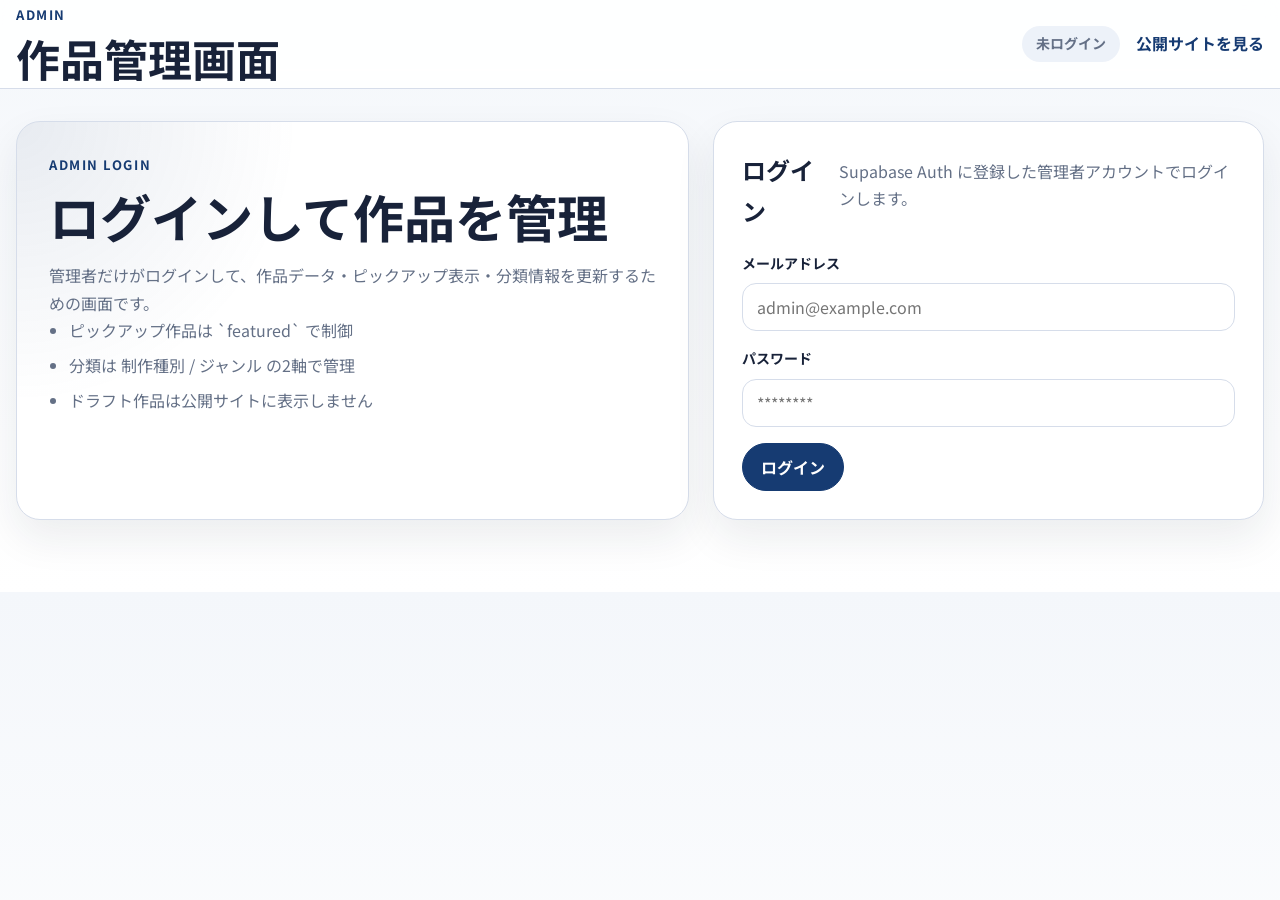
<file: admin/index.html>
<!DOCTYPE html>
<html lang="ja">
<head>
  <meta charset="UTF-8">
  <meta name="viewport" content="width=device-width, initial-scale=1.0">
  <title>管理画面 | やんまーデザイン</title>
  <meta name="robots" content="noindex, nofollow">
  <link rel="preconnect" href="https://fonts.googleapis.com">
  <link rel="preconnect" href="https://fonts.gstatic.com" crossorigin>
  <link rel="stylesheet" href="https://fonts.googleapis.com/css2?family=Noto+Sans+JP:wght@400;500;700;800&display=swap">
  <link rel="stylesheet" href="./styles.css">
</head>
<body class="admin-page">
  <header class="admin-header">
    <div class="admin-header__inner">
      <div>
        <p class="admin-header__eyebrow">Admin</p>
        <h1 class="admin-header__title">作品管理画面</h1>
      </div>
      <div class="admin-header__actions">
        <span class="admin-status" data-auth-status>未ログイン</span>
        <button class="admin-header__button" type="button" data-sign-out hidden>ログアウト</button>
        <a class="admin-header__link" href="../">公開サイトを見る</a>
      </div>
    </div>
  </header>

  <main class="admin-main">
    <section class="admin-auth-view" data-auth-view>
      <section class="admin-auth-card">
        <div class="admin-auth-card__copy">
          <p class="admin-header__eyebrow">Admin Login</p>
          <h2 class="admin-auth-card__title">ログインして作品を管理</h2>
          <p class="admin-auth-card__text">管理者だけがログインして、作品データ・ピックアップ表示・分類情報を更新するための画面です。</p>
          <ul class="admin-note-list">
            <li>ピックアップ作品は `featured` で制御</li>
            <li>分類は 制作種別 / ジャンル の2軸で管理</li>
            <li>ドラフト作品は公開サイトに表示しません</li>
          </ul>
        </div>

        <section class="admin-panel admin-panel--auth">
          <div class="admin-panel__header">
            <h2 class="admin-panel__title">ログイン</h2>
            <p class="admin-panel__text">Supabase Auth に登録した管理者アカウントでログインします。</p>
          </div>

          <form class="admin-form admin-form--stack" data-auth-form>
            <label class="admin-field">
              <span class="admin-field__label">メールアドレス</span>
              <input class="admin-field__control" type="email" name="email" placeholder="admin@example.com">
            </label>

            <label class="admin-field">
              <span class="admin-field__label">パスワード</span>
              <input class="admin-field__control" type="password" name="password" placeholder="********">
            </label>

            <div class="admin-form__actions admin-form__actions--stack">
              <button class="admin-button admin-button--primary" type="submit">ログイン</button>
            </div>
          </form>
        </section>
      </section>
    </section>

    <section class="admin-app-view" data-app-view hidden>
      <section class="admin-layout">
        <section class="admin-panel">
          <div class="admin-panel__header">
            <h2 class="admin-panel__title">作品一覧</h2>
            <p class="admin-panel__text">公開状態と分類を一覧で確認できます。</p>
          </div>

          <div class="admin-work-list" data-work-list>
            <p class="admin-empty">Supabase 接続前はサンプル表示です。</p>
          </div>
        </section>

        <section class="admin-panel admin-panel--main">
          <div class="admin-panel__header">
            <div>
              <h2 class="admin-panel__title">新規作品を追加</h2>
              <p class="admin-panel__text">新しい作品を登録するフォームです。既存作品の編集は一覧カードの「編集」から行えます。</p>
            </div>
            <div class="admin-panel__header-actions">
              <button class="admin-button" type="button" data-reset-form>新規作品を追加</button>
            </div>
          </div>

          <form class="admin-form" data-work-form>
            <input type="hidden" name="work_id">
            <div class="admin-form__grid">
              <label class="admin-field">
                <span class="admin-field__label">作品タイトル <span class="admin-field__meta admin-field__meta--required">必須</span></span>
                <input class="admin-field__control" type="text" name="title" placeholder="例: ビジネス系YouTubeサムネイル">
              </label>

              <label class="admin-field">
                <span class="admin-field__label">スラッグ <span class="admin-field__meta admin-field__meta--required">必須</span></span>
                <input class="admin-field__control" type="text" name="slug" placeholder="business-thumb-01">
              </label>
            </div>

            <div class="admin-form__grid">
              <label class="admin-field">
                <span class="admin-field__label">ステータス <span class="admin-field__meta admin-field__meta--required">必須</span></span>
                <select class="admin-field__control" name="status">
                  <option value="draft">下書き</option>
                  <option value="published">公開</option>
                </select>
              </label>

              <label class="admin-field">
                <span class="admin-field__label">制作種別 <span class="admin-field__meta admin-field__meta--required">必須</span></span>
                <select class="admin-field__control" name="source_type">
                  <option value="self_made">自主制作</option>
                  <option value="trace">トレース</option>
                </select>
              </label>
            </div>

            <div class="admin-form__grid">
              <label class="admin-field admin-field--checkbox">
                <input type="checkbox" name="featured">
                <span>ピックアップ作品に表示する</span>
              </label>
            </div>

            <div class="admin-form__grid">
              <label class="admin-field">
                <span class="admin-field__label">ジャンル <span class="admin-field__meta admin-field__meta--required">必須</span></span>
                <select class="admin-field__control" name="genre" data-genre-select></select>
              </label>

              <label class="admin-field">
                <span class="admin-field__label">並び順 <span class="admin-field__meta admin-field__meta--optional">任意</span></span>
                <input class="admin-field__control" type="number" name="sort_order" min="0" step="1" placeholder="0">
              </label>
            </div>

            <label class="admin-field">
              <span class="admin-field__label">短い説明 <span class="admin-field__meta admin-field__meta--required">必須</span></span>
              <textarea class="admin-field__control admin-field__control--textarea" rows="3" name="description" placeholder="作品一覧とモーダルで使う説明文"></textarea>
            </label>

            <div class="admin-form__grid admin-form__grid--detail">
              <label class="admin-field">
                <span class="admin-field__label">制作時間 <span class="admin-field__meta admin-field__meta--optional">任意</span></span>
                <input class="admin-field__control" type="text" name="production_time" placeholder="約2時間">
              </label>

              <label class="admin-field">
                <span class="admin-field__label">使用ツール <span class="admin-field__meta admin-field__meta--optional">任意</span></span>
                <input class="admin-field__control" type="text" name="tools" placeholder="Photoshop, Illustrator">
              </label>

              <label class="admin-field">
                <span class="admin-field__label">ペルソナ <span class="admin-field__meta admin-field__meta--optional">任意</span></span>
                <textarea class="admin-field__control admin-field__control--textarea" rows="3" name="persona" placeholder="想定視聴者やターゲット層"></textarea>
              </label>

              <label class="admin-field">
                <span class="admin-field__label">サムネイルの目的 <span class="admin-field__meta admin-field__meta--optional">任意</span></span>
                <textarea class="admin-field__control admin-field__control--textarea" rows="3" name="purpose" placeholder="CTR向上、内容理解の促進など"></textarea>
              </label>

              <label class="admin-field admin-field--full">
                <span class="admin-field__label">デザインで意識した点 <span class="admin-field__meta admin-field__meta--optional">任意</span></span>
                <textarea class="admin-field__control admin-field__control--textarea" rows="4" name="design_point" placeholder="配色、文字優先順位、視線誘導など"></textarea>
              </label>
            </div>

            <label class="admin-field">
              <span class="admin-field__label">作品画像 <span class="admin-field__meta admin-field__meta--required">必須</span></span>
              <input class="admin-field__control" type="file" name="work_image" accept="image/*" required>
            </label>

            <div class="admin-preview">
              <p class="admin-preview__label">作品画像プレビュー</p>
              <div class="admin-preview__frame" data-work-preview>未選択</div>
            </div>

            <div class="admin-form__actions">
              <button class="admin-button admin-button--primary" type="submit">保存</button>
              <button class="admin-button" type="button">下書き保存</button>
            </div>
            <p class="admin-form__message" data-form-message aria-live="polite"></p>
          </form>

          <div class="admin-genre-manager">
            <div>
              <p class="admin-genre-manager__title">ジャンルを追加</p>
              <p class="admin-genre-manager__text">例: `ホラー` を追加すると、すぐ作品登録で選べるようになります。</p>
            </div>
            <form class="admin-genre-manager__form" data-genre-form>
              <label class="admin-field">
                <span class="admin-field__label">ジャンル名 <span class="admin-field__meta admin-field__meta--required">必須</span></span>
                <input class="admin-field__control" type="text" name="genre_label" placeholder="例: ホラー">
              </label>
              <button class="admin-button" type="submit">ジャンル追加</button>
            </form>
            <div class="admin-genre-manager__list" data-genre-list></div>
            <p class="admin-genre-manager__message" data-genre-message aria-live="polite"></p>
          </div>
        </section>
      </section>
    </section>
  </main>

  <div class="admin-modal" data-edit-modal hidden>
    <div class="admin-modal__backdrop" data-edit-modal-close></div>
    <div class="admin-modal__dialog" role="dialog" aria-modal="true" aria-labelledby="edit-modal-title">
      <button class="admin-modal__close" type="button" data-edit-modal-close aria-label="閉じる">×</button>
      <div class="admin-modal__body" data-edit-modal-body></div>
    </div>
  </div>

  <script type="module" src="./app.js"></script>
</body>
</html>
</file>
<file: admin/styles.css>
:root {
  --admin-bg: #f4f7fb;
  --admin-surface: #ffffff;
  --admin-surface-alt: #edf2f9;
  --admin-border: #d6ddea;
  --admin-text: #182239;
  --admin-muted: #647086;
  --admin-accent: #163b72;
  --admin-shadow: rgba(22, 32, 51, 0.08);
  --admin-radius: 24px;
  --admin-radius-sm: 16px;
  --admin-font: "Noto Sans JP", "Hiragino Sans", "Yu Gothic", "Meiryo", sans-serif;
}

*,
*::before,
*::after {
  box-sizing: border-box;
}

body {
  margin: 0;
  background: linear-gradient(180deg, var(--admin-bg) 0%, #ffffff 100%);
  color: var(--admin-text);
  font-family: var(--admin-font);
  line-height: 1.7;
}

input,
select,
textarea,
button {
  font: inherit;
}

button {
  cursor: pointer;
}

.admin-header {
  border-bottom: 1px solid var(--admin-border);
  background: rgba(255, 255, 255, 0.9);
  backdrop-filter: blur(14px);
}

.admin-header__inner,
.admin-main {
  width: min(calc(100% - 32px), 1280px);
  margin: 0 auto;
}

.admin-header__inner {
  min-height: 88px;
  display: flex;
  align-items: center;
  justify-content: space-between;
  gap: 20px;
}

.admin-header__actions {
  display: flex;
  align-items: center;
  gap: 16px;
}

.admin-status {
  display: inline-flex;
  align-items: center;
  min-height: 36px;
  padding: 0 14px;
  border-radius: 999px;
  background: var(--admin-surface-alt);
  color: var(--admin-muted);
  font-size: 14px;
  font-weight: 700;
}

.admin-header__eyebrow {
  margin: 0;
  color: var(--admin-accent);
  font-size: 13px;
  font-weight: 700;
  letter-spacing: 0.12em;
  text-transform: uppercase;
}

.admin-header__title {
  margin: 6px 0 0;
  font-size: clamp(30px, 4vw, 44px);
  line-height: 1.2;
}

.admin-header__link {
  color: var(--admin-accent);
  font-weight: 700;
  text-decoration: none;
}

.admin-header__button {
  min-height: 40px;
  padding: 0 14px;
  border: 1px solid var(--admin-border);
  border-radius: 999px;
  background: var(--admin-surface);
  color: var(--admin-text);
  font-weight: 700;
}

.admin-main {
  padding: 32px 0 72px;
}

.admin-auth-card {
  display: grid;
  grid-template-columns: minmax(0, 1.1fr) minmax(360px, 0.9fr);
  gap: 24px;
  align-items: stretch;
}

.admin-auth-card__copy,
.admin-panel--auth {
  padding: 32px;
  border: 1px solid var(--admin-border);
  border-radius: var(--admin-radius);
  background: var(--admin-surface);
  box-shadow: 0 18px 40px var(--admin-shadow);
}

.admin-auth-card__copy {
  background:
    radial-gradient(circle at top left, rgba(22, 59, 114, 0.1), transparent 36%),
    var(--admin-surface);
}

.admin-auth-card__title {
  margin: 12px 0 0;
  font-size: clamp(32px, 4vw, 52px);
  line-height: 1.1;
}

.admin-auth-card__text {
  margin: 18px 0 0;
  color: var(--admin-muted);
}

.admin-app-view[hidden],
.admin-auth-view[hidden] {
  display: none;
}

.admin-panel {
  padding: 28px;
  border: 1px solid var(--admin-border);
  border-radius: var(--admin-radius);
  background: var(--admin-surface);
  box-shadow: 0 18px 40px var(--admin-shadow);
}

.admin-panel__title {
  margin: 0;
  font-size: 24px;
}

.admin-panel__text {
  margin: 8px 0 0;
  color: var(--admin-muted);
}

.admin-layout {
  display: grid;
  grid-template-columns: 1fr;
  gap: 24px;
}

.admin-panel--main {
  min-width: 0;
}

.admin-panel__header {
  display: flex;
  justify-content: space-between;
  align-items: flex-start;
  gap: 16px;
}

.admin-panel__header-actions {
  display: flex;
  flex-wrap: wrap;
  gap: 12px;
}

.admin-panel__header + .admin-panel__header {
  margin-top: 28px;
}

.admin-note-list {
  margin: 0;
  padding-left: 20px;
  color: var(--admin-muted);
}

.admin-note-list li + li {
  margin-top: 8px;
}

.admin-form {
  margin-top: 20px;
}

.admin-form--stack {
  display: grid;
  gap: 16px;
}

.admin-form__grid {
  display: grid;
  grid-template-columns: repeat(2, minmax(0, 1fr));
  gap: 16px;
  margin-top: 16px;
}

.admin-form__grid--detail {
  grid-template-columns: repeat(2, minmax(0, 1fr));
}

.admin-field {
  display: grid;
  gap: 8px;
}

.admin-field--full {
  grid-column: 1 / -1;
}

.admin-field--checkbox {
  display: flex;
  align-items: center;
  gap: 10px;
  margin-top: 4px;
  min-height: 48px;
  padding: 0 14px;
  border: 1px solid var(--admin-border);
  border-radius: 14px;
  background: #ffffff;
}

.admin-field__label {
  display: inline-flex;
  align-items: center;
  flex-wrap: wrap;
  gap: 8px;
  font-size: 14px;
  font-weight: 700;
}

.admin-field__meta {
  display: inline-flex;
  align-items: center;
  min-height: 22px;
  padding: 0 8px;
  border-radius: 999px;
  font-size: 11px;
  font-weight: 700;
  line-height: 1;
}

.admin-field__meta--required {
  background: rgba(180, 35, 24, 0.1);
  color: #b42318;
}

.admin-field__meta--optional {
  background: #ffffff;
  border: 1px solid var(--admin-border);
  color: var(--admin-muted);
}

.admin-field__control {
  width: 100%;
  min-height: 48px;
  padding: 0 14px;
  border: 1px solid var(--admin-border);
  border-radius: 14px;
  background: #ffffff;
}

.admin-field__control--textarea {
  min-height: auto;
  padding: 14px;
  resize: vertical;
}

.admin-form__actions {
  display: flex;
  flex-wrap: wrap;
  gap: 12px;
  margin-top: 24px;
}

.admin-form__actions--stack {
  margin-top: 0;
}

.admin-button {
  min-height: 48px;
  padding: 0 18px;
  border: 1px solid var(--admin-border);
  border-radius: 999px;
  background: var(--admin-surface);
  color: var(--admin-text);
  font-weight: 700;
}

.admin-button--primary {
  border-color: var(--admin-accent);
  background: var(--admin-accent);
  color: #ffffff;
}

.admin-definition {
  margin: 16px 0 0;
  display: grid;
  gap: 16px;
}

.admin-definition dt {
  font-size: 14px;
  color: var(--admin-muted);
}

.admin-definition dd {
  margin: 4px 0 0;
  font-weight: 700;
}

.admin-work-list {
  display: grid;
  grid-template-columns: repeat(3, minmax(0, 1fr));
  gap: 16px;
  margin-top: 16px;
}

.admin-work-item {
  padding: 16px;
  border: 1px solid var(--admin-border);
  border-radius: var(--admin-radius-sm);
  background: var(--admin-surface-alt);
  cursor: pointer;
}

.admin-work-item--published {
  border-color: rgba(22, 59, 114, 0.28);
  box-shadow: inset 0 0 0 1px rgba(22, 59, 114, 0.08);
}

.admin-work-item__thumb {
  overflow: hidden;
  display: grid;
  place-items: center;
  width: 100%;
  aspect-ratio: 16 / 9;
  margin-bottom: 14px;
  border-radius: 12px;
  background: #ffffff;
  border: 1px solid var(--admin-border);
  color: var(--admin-muted);
  font-size: 13px;
  text-align: center;
}

.admin-work-item__thumb img {
  width: 100%;
  height: 100%;
  object-fit: cover;
}

.admin-work-item__title {
  margin: 0;
  font-size: 16px;
}

.admin-work-item__header {
  display: flex;
  align-items: flex-start;
  justify-content: space-between;
  gap: 12px;
}

.admin-work-item__status {
  display: inline-flex;
  align-items: center;
  justify-content: center;
  min-height: 28px;
  padding: 0 10px;
  border-radius: 999px;
  font-size: 12px;
  font-weight: 700;
  white-space: nowrap;
}

.admin-work-item__status--published {
  background: rgba(22, 59, 114, 0.12);
  color: var(--admin-accent);
}

.admin-work-item__status--draft {
  background: #ffffff;
  color: var(--admin-muted);
  border: 1px solid var(--admin-border);
}

.admin-work-item__meta {
  margin: 6px 0 0;
  color: var(--admin-muted);
  font-size: 14px;
}

.admin-work-item__actions {
  display: flex;
  flex-wrap: wrap;
  gap: 8px;
  margin-top: 14px;
}

.admin-work-item__inline-form {
  display: grid;
  gap: 12px;
  margin-top: 14px;
}

.admin-work-item__inline-grid {
  display: grid;
  grid-template-columns: repeat(2, minmax(0, 1fr));
  gap: 10px;
}

.admin-work-item__field {
  display: grid;
  gap: 6px;
}

.admin-work-item__label {
  display: inline-flex;
  align-items: center;
  flex-wrap: wrap;
  gap: 8px;
  font-size: 12px;
  color: var(--admin-muted);
  font-weight: 700;
}

.admin-work-item__control {
  width: 100%;
  min-height: 40px;
  padding: 0 12px;
  border: 1px solid var(--admin-border);
  border-radius: 12px;
  background: #ffffff;
}

.admin-work-item__control--textarea {
  min-height: auto;
  padding: 12px;
  resize: vertical;
}

.admin-work-item__checkboxes {
  display: flex;
  flex-wrap: wrap;
  gap: 8px;
}

.admin-work-item__hint {
  margin: -2px 0 0;
  color: var(--admin-muted);
  font-size: 13px;
}

.admin-work-item__preview {
  overflow: hidden;
  display: grid;
  place-items: center;
  width: 100%;
  aspect-ratio: 16 / 9;
  border: 1px dashed var(--admin-border);
  border-radius: 12px;
  background: #ffffff;
  color: var(--admin-muted);
  font-size: 13px;
  text-align: center;
}

.admin-work-item__preview img {
  width: 100%;
  height: 100%;
  object-fit: cover;
}

.admin-work-item__check {
  display: inline-flex;
  align-items: center;
  gap: 8px;
  min-height: 36px;
  padding: 0 10px;
  border: 1px solid var(--admin-border);
  border-radius: 999px;
  background: #ffffff;
  font-size: 13px;
}

.admin-work-item__button {
  min-height: 34px;
  padding: 0 12px;
  border: 1px solid var(--admin-border);
  border-radius: 999px;
  background: #ffffff;
  color: var(--admin-text);
  font-size: 13px;
  font-weight: 700;
}

.admin-work-item__button--danger {
  color: #b42318;
}

.admin-empty {
  margin: 0;
  color: var(--admin-muted);
}

.admin-form__message {
  margin: 16px 0 0;
  color: var(--admin-muted);
  font-size: 14px;
  min-height: 1.7em;
}

.admin-genre-manager {
  display: grid;
  gap: 12px;
  margin-top: 18px;
  padding: 18px;
  border: 1px solid var(--admin-border);
  border-radius: var(--admin-radius-sm);
  background: var(--admin-surface-alt);
}

.admin-genre-manager__title {
  margin: 0;
  font-size: 15px;
  font-weight: 700;
}

.admin-genre-manager__text {
  margin: 6px 0 0;
  color: var(--admin-muted);
  font-size: 14px;
}

.admin-genre-manager__form {
  display: flex;
  flex-wrap: wrap;
  align-items: end;
  gap: 12px;
}

.admin-genre-manager__form .admin-field {
  flex: 1 1 240px;
}

.admin-genre-manager__message {
  margin: 0;
  color: var(--admin-muted);
  font-size: 14px;
  min-height: 1.7em;
}

.admin-genre-manager__list {
  display: grid;
  grid-template-columns: repeat(5, minmax(0, 1fr));
  gap: 10px;
}

.admin-genre-item {
  display: flex;
  align-items: center;
  justify-content: space-between;
  gap: 12px;
  padding: 12px 14px;
  border: 1px solid var(--admin-border);
  border-radius: 14px;
  background: #ffffff;
}

.admin-genre-item__content {
  display: grid;
  gap: 2px;
}

.admin-genre-item__label {
  font-size: 14px;
  font-weight: 700;
}

.admin-genre-item__meta {
  color: var(--admin-muted);
  font-size: 13px;
}

.admin-genre-item__actions {
  display: flex;
  flex-wrap: wrap;
  gap: 8px;
  justify-content: flex-end;
}

.admin-genre-item__delete {
  min-height: 36px;
  padding: 0 12px;
  border: 1px solid rgba(180, 35, 24, 0.2);
  border-radius: 999px;
  background: #fff5f4;
  color: #b42318;
  font-size: 13px;
  font-weight: 700;
  white-space: nowrap;
}

.admin-preview {
  display: grid;
  gap: 8px;
  margin-top: 20px;
}

.admin-preview__label {
  margin: 0;
  font-size: 14px;
  font-weight: 700;
}

.admin-preview__frame {
  display: grid;
  place-items: center;
  min-height: 180px;
  padding: 16px;
  border: 1px dashed var(--admin-border);
  border-radius: var(--admin-radius-sm);
  background: var(--admin-surface-alt);
  color: var(--admin-muted);
  text-align: center;
}

.admin-preview__frame img {
  max-width: 100%;
  max-height: 220px;
  border-radius: 12px;
}

.admin-modal[hidden] {
  display: none;
}

.admin-modal {
  position: fixed;
  inset: 0;
  z-index: 100;
}

.admin-modal__backdrop {
  position: absolute;
  inset: 0;
  background: rgba(24, 34, 57, 0.52);
  backdrop-filter: blur(4px);
}

.admin-modal__dialog {
  position: relative;
  width: min(calc(100% - 32px), 860px);
  max-height: calc(100vh - 40px);
  margin: 20px auto;
  padding: 24px;
  overflow-y: auto;
  border: 1px solid var(--admin-border);
  border-radius: var(--admin-radius);
  background: var(--admin-surface);
  box-shadow: 0 24px 60px rgba(22, 32, 51, 0.18);
}

.admin-modal__close {
  position: absolute;
  top: 14px;
  right: 14px;
  display: inline-flex;
  align-items: center;
  justify-content: center;
  width: 40px;
  height: 40px;
  border: 1px solid var(--admin-border);
  border-radius: 999px;
  background: #ffffff;
  color: var(--admin-text);
  font-size: 24px;
  line-height: 1;
}

.admin-modal__content {
  display: grid;
  gap: 18px;
}

.admin-modal__header {
  padding-right: 44px;
}

.admin-modal__eyebrow {
  margin: 0;
  color: var(--admin-accent);
  font-size: 13px;
  font-weight: 700;
  letter-spacing: 0.12em;
  text-transform: uppercase;
}

.admin-modal__title {
  margin: 8px 0 0;
  font-size: 28px;
  line-height: 1.2;
}

.admin-modal__text {
  margin: 10px 0 0;
  color: var(--admin-muted);
}

@media (max-width: 1023px) {
  .admin-auth-card,
  .admin-layout,
  .admin-form__grid,
  .admin-form__grid--detail {
    grid-template-columns: 1fr;
  }

  .admin-work-list {
    grid-template-columns: repeat(2, minmax(0, 1fr));
  }

  .admin-genre-manager__list {
    grid-template-columns: repeat(3, minmax(0, 1fr));
  }

  .admin-work-item__inline-grid {
    grid-template-columns: 1fr;
  }

  .admin-panel__header {
    flex-direction: column;
  }

  .admin-modal__dialog {
    width: min(calc(100% - 20px), 860px);
    padding: 20px;
  }
}

@media (max-width: 767px) {
  .admin-work-list {
    grid-template-columns: 1fr;
  }

  .admin-genre-manager__list {
    grid-template-columns: repeat(2, minmax(0, 1fr));
  }
}

@media (max-width: 520px) {
  .admin-genre-manager__list {
    grid-template-columns: 1fr;
  }
}
</file>
